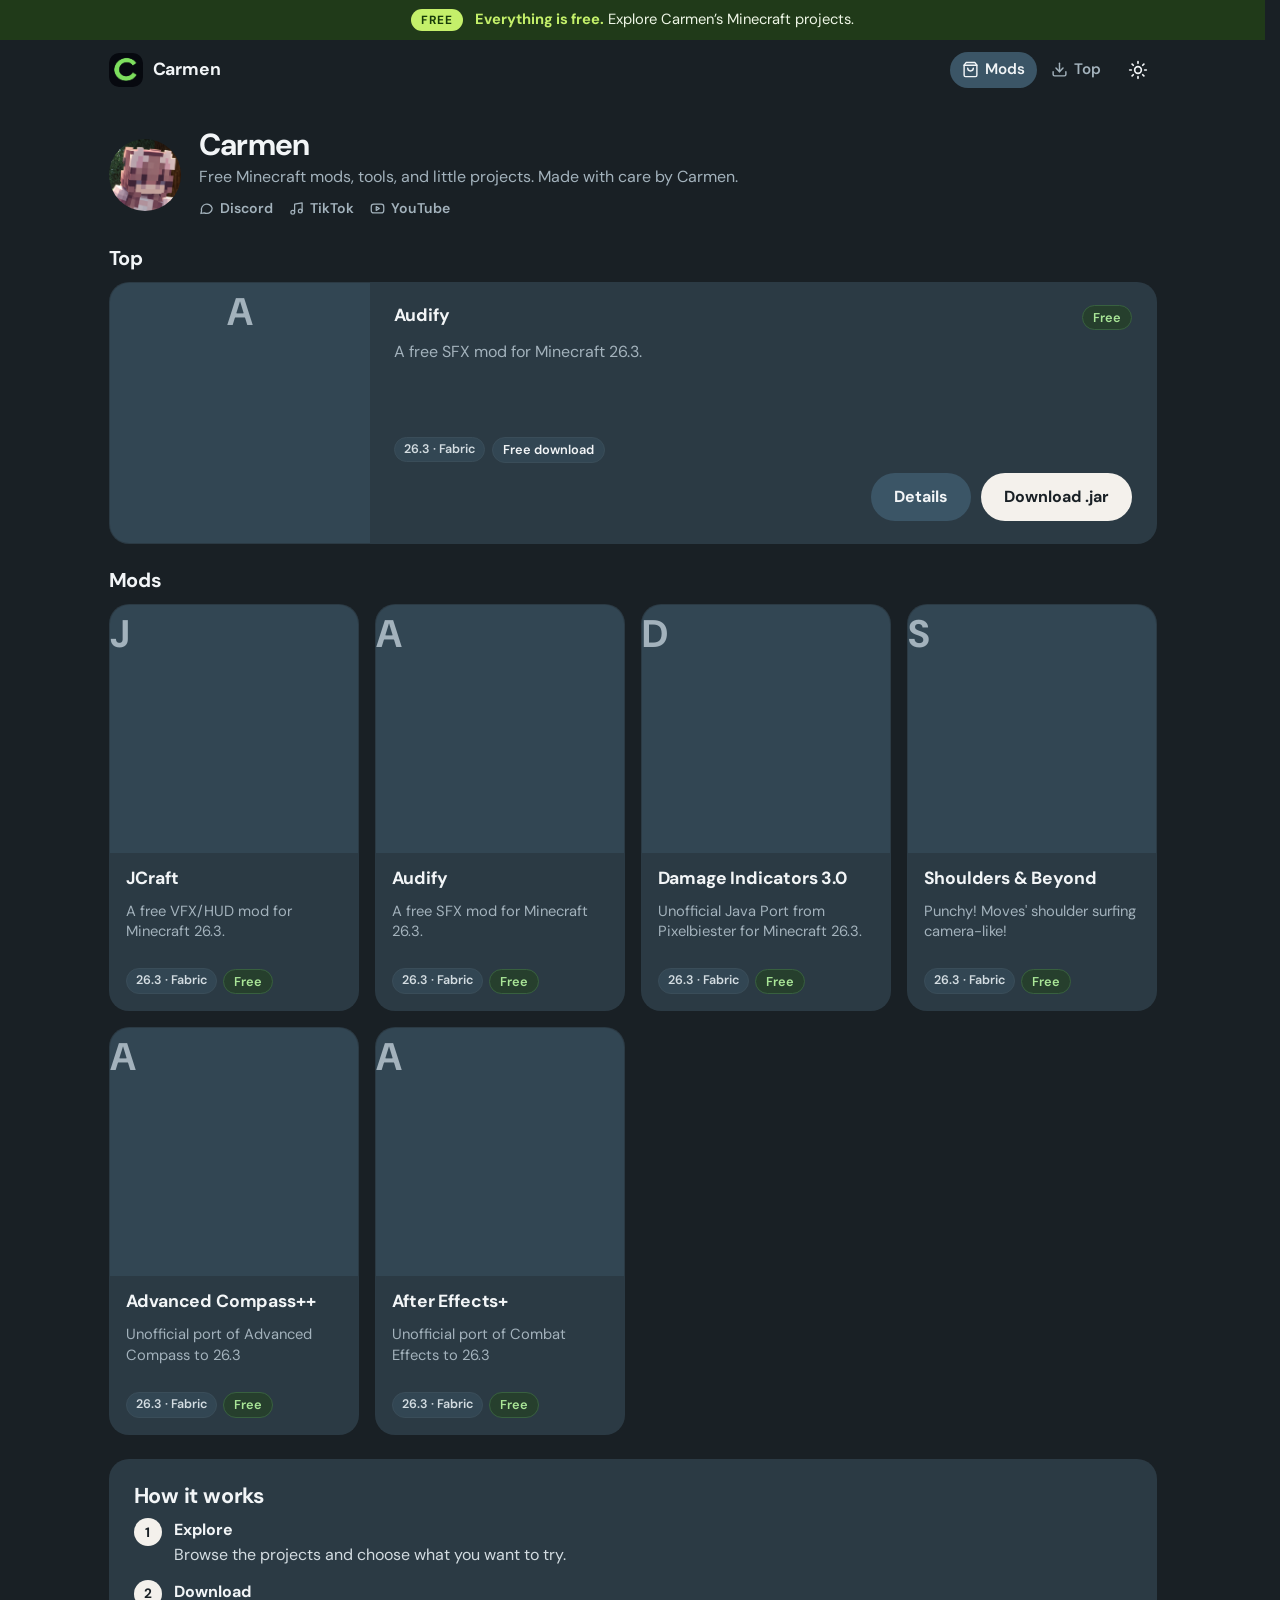
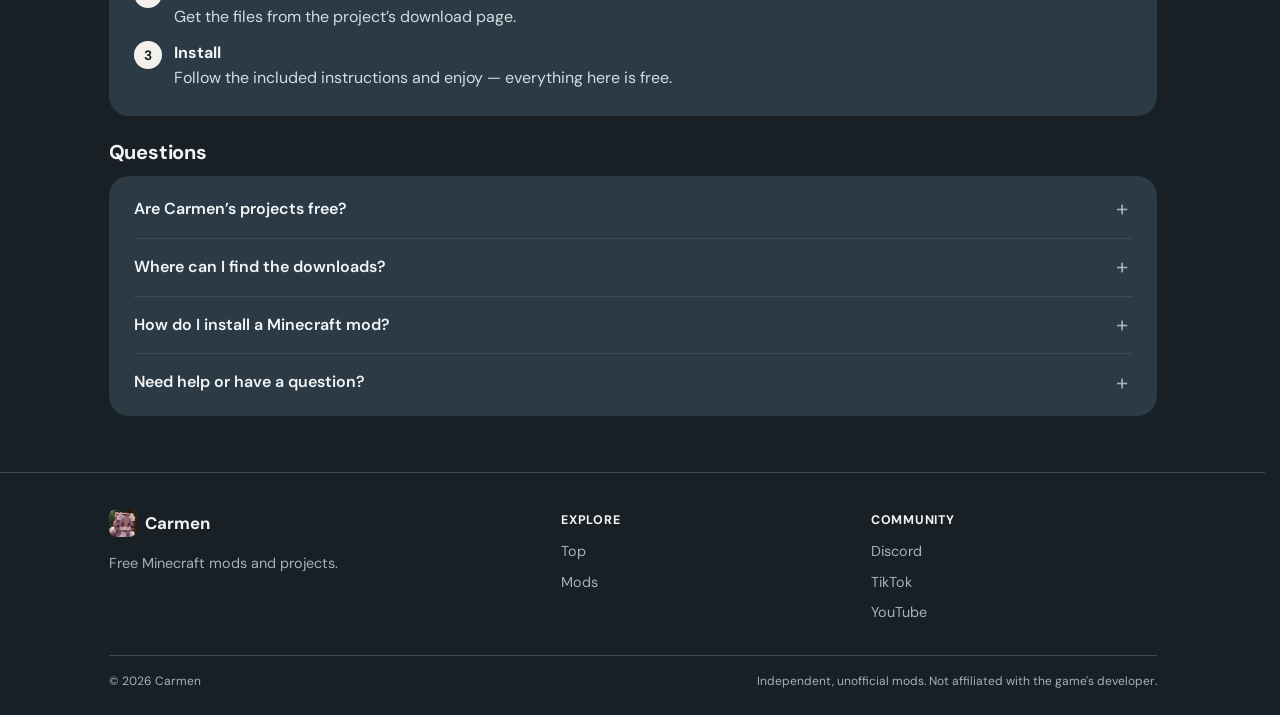
<file: index.html>
<!DOCTYPE html>
<html lang="en" data-theme="dark"><head>
<meta charset="utf-8">
<meta name="viewport" content="width=device-width, initial-scale=1, viewport-fit=cover">
<title>Carmen · Minecraft Mods</title>
<meta name="description" content="A collection of free Minecraft mods and projects by Carmen.">
<meta name="theme-color" content="#192025">
<meta name="color-scheme" content="light dark">


<meta property="og:type" content="website">
<meta property="og:site_name" content="Carmen">
<meta property="og:url" content="https://gduck.site/">
<meta property="og:title" content="Carmen · Minecraft Mods">
<meta property="og:description" content="A collection of free Minecraft mods and projects by Carmen.">
<meta property="og:image" content="carmenicon.png">
<meta property="og:image:width" content="1200">
<meta property="og:image:height" content="630">
<meta name="twitter:card" content="summary_large_image">
<link rel="icon" type="image/png" href="carmenicon.png">

<link rel="apple-touch-icon" href="carmenicon.png">


<link rel="stylesheet" href="styles.css"></head>
<body class="has-tabbar" cz-shortcut-listen="true"><div class="sale-bar" role="note"><div class="sale-bar-inner"><span class="sale-pill">Free</span><span class="sale-bar-msg"><b>Everything is free.</b> Explore Carmen’s Minecraft projects.</span></div></div>
<!-- chrome: written by scripts/site-chrome.mjs -->
<header class="topbar">
  <div class="container topbar-inner">
    <a class="brand" href="/studiohearts"><img src="nav-icon.png" alt="" width="34" height="34">Carmen</a>
    <nav class="nav" aria-label="Main">
      <a href="#mods" aria-current="page"><svg xmlns="http://www.w3.org/2000/svg" width="17" height="17" viewBox="0 0 24 24" fill="none" stroke="currentColor" stroke-width="2" stroke-linecap="round" stroke-linejoin="round" aria-hidden="true"><path d="M6 2 3 6v14a2 2 0 0 0 2 2h14a2 2 0 0 0 2-2V6l-3-4Z"></path><path d="M3 6h18"></path><path d="M16 10a4 4 0 0 1-8 0"></path></svg>Mods</a>
      <a href="#top"><svg xmlns="http://www.w3.org/2000/svg" width="17" height="17" viewBox="0 0 24 24" fill="none" stroke="currentColor" stroke-width="2" stroke-linecap="round" stroke-linejoin="round" aria-hidden="true"><path d="M21 15v4a2 2 0 0 1-2 2H5a2 2 0 0 1-2-2v-4"></path><path d="m7 10 5 5 5-5"></path><path d="M12 15V3"></path></svg>Top</a>
    </nav>
    <button class="icon-btn theme-toggle" type="button" aria-label="Switch to light theme"><span class="icon-moon"><svg xmlns="http://www.w3.org/2000/svg" width="20" height="20" viewBox="0 0 24 24" fill="none" stroke="currentColor" stroke-width="2" stroke-linecap="round" stroke-linejoin="round" aria-hidden="true"><path d="M12 3a6 6 0 0 0 9 9 9 9 0 1 1-9-9Z"></path></svg></span><span class="icon-sun"><svg xmlns="http://www.w3.org/2000/svg" width="20" height="20" viewBox="0 0 24 24" fill="none" stroke="currentColor" stroke-width="2" stroke-linecap="round" stroke-linejoin="round" aria-hidden="true"><circle cx="12" cy="12" r="4"></circle><path d="M12 2v2M12 20v2M4.93 4.93l1.41 1.41M17.66 17.66l1.41 1.41M2 12h2M20 12h2M6.34 17.66l-1.41 1.41M19.07 4.93l-1.41 1.41"></path></svg></span></button>
    
  </div>
</header>
<nav class="tabbar" aria-label="Main">
  <a href="#mods" aria-current="page"><svg xmlns="http://www.w3.org/2000/svg" width="22" height="22" viewBox="0 0 24 24" fill="none" stroke="currentColor" stroke-width="2" stroke-linecap="round" stroke-linejoin="round" aria-hidden="true"><path d="M6 2 3 6v14a2 2 0 0 0 2 2h14a2 2 0 0 0 2-2V6l-3-4Z"></path><path d="M3 6h18"></path><path d="M16 10a4 4 0 0 1-8 0"></path></svg><span>Mods</span></a>
  <a href="#top"><svg xmlns="http://www.w3.org/2000/svg" width="22" height="22" viewBox="0 0 24 24" fill="none" stroke="currentColor" stroke-width="2" stroke-linecap="round" stroke-linejoin="round" aria-hidden="true"><path d="M21 15v4a2 2 0 0 1-2 2H5a2 2 0 0 1-2-2v-4"></path><path d="m7 10 5 5 5-5"></path><path d="M12 15V3"></path></svg><span>Top</span></a>
</nav>

<!-- /chrome -->
<main class="page">
  <div class="container stack-lg">
    <section class="intro" aria-labelledby="intro-title">
      <img class="intro-avatar" src="carmenicon.png" alt="" width="72" height="72">
      <div class="intro-text">
        <h1 id="intro-title">Carmen</h1>
        <p>Free Minecraft mods, tools, and little projects. Made with care by Carmen.</p>
        <nav class="intro-links" aria-label="Carmen elsewhere">
          <a href="https://discord.gg/f4UkRFBQJy" target="_blank" rel="noopener"><svg viewBox="0 0 24 24" fill="none" stroke="currentColor" stroke-width="2" stroke-linecap="round" stroke-linejoin="round" aria-hidden="true"><path d="M21 11.5a8.4 8.4 0 0 1-9 8.4 8.6 8.6 0 0 1-3.8-.9L3 20l1.1-4.2A8.4 8.4 0 1 1 21 11.5Z"></path></svg>Discord</a>
          <a href="https://www.tiktok.com/@gduckmc" target="_blank" rel="noopener"><svg viewBox="0 0 24 24" fill="none" stroke="currentColor" stroke-width="2" stroke-linecap="round" stroke-linejoin="round" aria-hidden="true"><path d="M9 18V5l12-2v13"></path><circle cx="6" cy="18" r="3"></circle><circle cx="18" cy="16" r="3"></circle></svg>TikTok</a>
          <a href="https://www.youtube.com/@GDuck" target="_blank" rel="noopener"><svg viewBox="0 0 24 24" fill="none" stroke="currentColor" stroke-width="2" stroke-linecap="round" stroke-linejoin="round" aria-hidden="true"><rect x="2" y="5" width="20" height="14" rx="4"></rect><path d="m10 9 5 3-5 3Z"></path></svg>YouTube</a>
        </nav>
      </div>
    </section>

    <section id="top" class="shop-section" aria-labelledby="top-title">
      <h2 id="top-title" class="section-title">Top</h2>
      <div id="top-mod-card" aria-live="polite"></div>
    </section>

    <section id="mods" class="shop-section" aria-labelledby="mods-title">
      <h2 id="mods-title" class="section-title">Mods</h2>
      <div id="mod-release-grid" class="shop-grid" aria-live="polite"></div>
    </section>

    <section class="card" aria-labelledby="how-title">
      <h2 id="how-title">How it works</h2>
      <ol class="steps how-steps">
        <li><strong>Explore</strong> Browse the projects and choose what you want to try.</li>
        <li><strong>Download</strong> Get the files from the project’s download page.</li>
        <li><strong>Install</strong> Follow the included instructions and enjoy — everything here is free.</li>
      </ol>
    </section>

    <section aria-labelledby="faq-title">
      <h2 id="faq-title" class="section-title">Questions</h2>
      <div class="card faq-card">
        <details class="faq"><summary>Are Carmen’s projects free?</summary><div class="answer">Yes. Everything featured here is free to access. There are no paid tiers, bundles, or checkout steps.</div></details>
        <details class="faq"><summary>Where can I find the downloads?</summary><div class="answer">Open the project’s official download page or community post. Download links and installation notes will be provided with each project.</div></details>
        <details class="faq"><summary>How do I install a Minecraft mod?</summary><div class="answer">Make sure you have the correct Minecraft version and mod loader, then place the downloaded mod file in your Minecraft mods folder. Check the project instructions for any extra requirements.</div></details>
        <details class="faq"><summary>Need help or have a question?</summary><div class="answer">Join the Discord community and ask there. You can also follow Carmen on YouTube and TikTok for updates.</div></details>
      </div>
    </section>
  </div>
</main>
<!-- footer: written by scripts/site-chrome.mjs -->
<footer class="footer">
  <div class="container">
    <div class="footer-grid">
      <div class="footer-about">
        <a class="footer-brand" href="/studiohearts"><img src="carmenicon.png" alt="" width="28" height="28" loading="lazy">Carmen</a>
        <p>Free Minecraft mods and projects.</p>
      </div>
      <nav class="footer-col" aria-label="Explore">
        <h2>Explore</h2>
        <a href="#top">Top</a>
        <a href="#mods">Mods</a>
      </nav>
      <nav class="footer-col" aria-label="Community">
        <h2>Community</h2>
        <a href="https://discord.gg/f4UkRFBQJy" target="_blank" rel="noopener">Discord</a>
        <a href="https://www.tiktok.com/@gduckmc" target="_blank" rel="noopener">TikTok</a>
        <a href="https://www.youtube.com/@GDuck" target="_blank" rel="noopener">YouTube</a>
      </nav>
    </div>
    <div class="footer-bottom">
      <span>© <span data-year="">2026</span> Carmen</span>
      <span>Independent, unofficial mods. Not affiliated with the game's developer.</span>
    </div>
  </div>
</footer>
<!-- /footer -->
<script src="scripts.js"></script></body></html>
</file>
<file: styles.css>
@import url("https://fonts.googleapis.com/css2?family=DM+Sans:wght@400;500;600;700&display=swap");

:root { color-scheme: light; --bg: #f4efe7; --surface: #ffffff; --surface-2: #f7f3ee; --field: #ffffff; --btn-2: #e6e0da; --btn-2-hover: #dad2cd; --line: #e6dfd7; --line-strong: #d3cbc1; --text: #1f1f1f; --text-2: #3a3632; --muted: #6b655f; --ink: #202020; --ink-hover: #000000; --on-ink: #ffffff; --accent: #3f8f2a; --accent-soft: #e9f4e2; --accent-line: #cfe6c3; --accent-text: #2c6a1c; --danger: #b3261e; --danger-soft: #fcebea; --danger-line: #efc4c1; --danger-text: #7a1c16; --warn: #8a5a00; --warn-soft: #fff4dc; --warn-line: #f1dfb1; --warn-text: #5c3d00; --info-soft: #eaf1fb; --shimmer: #ede7e0; --focus: #86d562; --sale: #22900f; --sale-bar-bg: linear-gradient(90deg, #1e730f 0%, #2a8616 55%, #2c8a17 100%); --sale-bar-text: #ffffff; --sale-bar-muted: rgba(255, 255, 255, 0.86); --sale-bar-chip: rgba(255, 255, 255, 0.2); --sale-bar-pill-bg: #ffffff; --sale-bar-pill-text: #1e730f; --sale-bar-em: #eaffa6; --sale-flash-em: #fff0a0; --sale-pill-bg: #c4f06a; --sale-pill-text: #173c09; --sale-flash-bg: #ffcb45; --sale-flash-text: #3a2600; --select-arrow: url("data:image/svg+xml,%3Csvg xmlns='http://www.w3.org/2000/svg' width='20' height='20' viewBox='0 0 24 24' fill='none' stroke='%236b655f' stroke-width='2' stroke-linecap='round' stroke-linejoin='round'%3E%3Cpath d='m6 9 6 6 6-6'/%3E%3C/svg%3E"); --radius: 20px; --radius-sm: 12px; --radius-pill: 999px; --shadow: none; --shadow-lg: 0 12px 40px rgba(31, 31, 31, 0.16); --font: "DM Sans", system-ui, -apple-system, "Segoe UI", Roboto, "Helvetica Neue", Arial, sans-serif; --mono: ui-monospace, SFMono-Regular, Menlo, Consolas, monospace; --container: 1080px; --gutter: 16px; --header-h: 60px; --topbar-h: var(--header-h); }

:root[data-theme="dark"] { color-scheme: dark; --bg: #192025; --surface: #2b3a44; --surface-2: #324653; --field: #22303a; --btn-2: #3b5566; --btn-2-hover: #466479; --line: #3a4d59; --line-strong: #4c6d80; --text: #f2f5f7; --text-2: #d3dce1; --muted: #a3b2bc; --ink: #f4f1ec; --ink-hover: #ffffff; --on-ink: #192025; --accent: #79cf5e; --accent-soft: #263f2d; --accent-line: #38603f; --accent-text: #a9e597; --danger: #ff8f86; --danger-soft: #4a2b2e; --danger-line: #6e3c40; --danger-text: #ffc9c4; --warn: #f2c35b; --warn-soft: #43391f; --warn-line: #6b5730; --warn-text: #f6d891; --info-soft: #2a4153; --sale: #a8ec80; --sale-bar-bg: #203a19; --sale-bar-text: #eef6e6; --sale-bar-muted: #b9c9ad; --sale-bar-chip: rgba(255, 255, 255, 0.14); --sale-bar-pill-bg: #c4f06a; --sale-bar-pill-text: #173c09; --sale-bar-em: #c4f06a; --sale-flash-em: #ffcb45; --shimmer: #3e5563; --select-arrow: url("data:image/svg+xml,%3Csvg xmlns='http://www.w3.org/2000/svg' width='20' height='20' viewBox='0 0 24 24' fill='none' stroke='%23a3b2bc' stroke-width='2' stroke-linecap='round' stroke-linejoin='round'%3E%3Cpath d='m6 9 6 6 6-6'/%3E%3C/svg%3E"); --shadow-lg: 0 12px 40px rgba(0, 0, 0, 0.45); }

*, ::before, ::after { box-sizing: border-box; }

html { text-size-adjust: 100%; scrollbar-gutter: stable; }

@media (prefers-reduced-motion: no-preference) {
  @view-transition { navigation: auto; }
}

::view-transition-old(root), ::view-transition-new(root) { animation-duration: 0.14s; }

body { margin: 0px; min-height: 100vh; display: flex; flex-direction: column; background: var(--bg); color: var(--text); font-family: var(--font); font-size: 16px; line-height: 1.55; -webkit-font-smoothing: antialiased; }

main { flex: 1 0 auto; }

main:has([aria-busy="true"]) { min-height: 100svh; }

img, svg, video { display: block; max-width: 100%; }

img { height: auto; }

h1, h2, h3, h4 { margin: 0px 0px 0.5em; line-height: 1.2; font-weight: 700; letter-spacing: -0.01em; }

h1 { font-size: clamp(1.6rem, 1.2rem + 1.6vw, 2.2rem); }

h2 { font-size: 1.35rem; }

h3 { font-size: 1.1rem; }

p { margin: 0px 0px 1em; }

p:last-child { margin-bottom: 0px; }

a { color: inherit; text-decoration: underline 1px; text-underline-offset: 2px; }

a:hover { text-decoration-thickness: 2px; }

button, input, select, textarea { font: inherit; font-family: var(--font); color: inherit; }

:focus-visible { outline: 3px solid var(--focus); outline-offset: 2px; border-radius: 6px; }

hr { border-right: 0px; border-bottom: 0px; border-left: 0px; border-image: none; border-top: 1px solid var(--line); margin: 24px 0px; }

code, kbd { font-family: var(--mono); font-size: 0.9em; background: var(--surface-2); border: 1px solid var(--line); border-radius: 6px; padding: 0.05em 0.35em; }

.sr-only { position: absolute; width: 1px; height: 1px; padding: 0px; margin: -1px; overflow: hidden; clip: rect(0px, 0px, 0px, 0px); white-space: nowrap; border: 0px; }

[hidden] { display: none !important; }

.container { width: 100%; max-width: var(--container); margin: 0px auto; padding: 0 var(--gutter); }

.container-narrow { max-width: 560px; }

.container-mid { max-width: 760px; }

.page { padding: 28px 0px 56px; }

.page-head { margin-bottom: 20px; }

.page-head p { color: var(--muted); }

.stack { display: flex; flex-direction: column; gap: 16px; }

.stack-sm { display: flex; flex-direction: column; gap: 8px; }

.stack-lg { display: flex; flex-direction: column; gap: 24px; }

.row { display: flex; align-items: center; gap: 12px; flex-wrap: wrap; }

.row-between { display: flex; align-items: center; justify-content: space-between; gap: 12px; flex-wrap: wrap; }

.grid { display: grid; gap: 16px; }

.grid-2 { display: grid; gap: 16px; grid-template-columns: repeat(auto-fit, minmax(min(100%, 300px), 1fr)); }

.muted { color: var(--muted); }

.small { font-size: 0.875rem; }

.center { text-align: center; }

.nowrap { white-space: nowrap; }

.sale-bar { background: var(--sale-bar-bg); color: var(--sale-bar-text); font-size: 0.92rem; line-height: 1.35; }

.sale-bar-inner { max-width: var(--container); margin: 0px auto; padding: 9px var(--gutter); display: flex; flex-wrap: wrap; justify-content: center; align-items: center; gap: 6px 12px; text-align: center; }

.sale-pill { display: inline-flex; align-items: center; padding: 3px 10px; border-radius: var(--radius-pill); background: var(--sale-bar-pill-bg); color: var(--sale-bar-pill-text); font-size: 0.74rem; font-weight: 700; letter-spacing: 0.05em; text-transform: uppercase; white-space: nowrap; }

.sale-bar-msg b { color: var(--sale-bar-em); font-weight: 700; }

.sale-bar-msg a { color: inherit; text-decoration: underline; text-underline-offset: 2px; }

.sale-bar-msg .nowrap { white-space: nowrap; }

.sale-bar-time { display: inline-flex; align-items: center; gap: 6px; white-space: nowrap; font-size: 0.85rem; }

.sale-bar-ends { color: var(--sale-bar-muted); }

.sale-time { display: inline-flex; gap: 3px; }

.sale-time-chip { min-width: 2.5em; padding: 2px 5px; border-radius: 6px; background: var(--sale-bar-chip); font-weight: 700; font-variant-numeric: tabular-nums; text-align: center; }

.sale-bar.is-flash .sale-pill { background: var(--sale-flash-bg); color: var(--sale-flash-text); }

.sale-bar.is-flash .sale-bar-msg b { color: var(--sale-flash-em); }

.price-tag { white-space: nowrap; }

.price-now { color: var(--sale); font-weight: 700; }

.price-was { color: var(--muted); font-weight: 500; font-size: 0.86em; text-decoration-thickness: 1.5px; }

.sale-off { display: inline-flex; align-items: center; padding: 1px 7px; border-radius: var(--radius-pill); background: var(--sale-pill-bg); color: var(--sale-pill-text); font-size: 0.72rem; font-weight: 700; line-height: 1.45; vertical-align: 0.12em; }

.price-tag.is-stacked { display: inline-flex; flex-direction: column; align-items: flex-end; gap: 1px; line-height: 1.15; }

.price-tag.is-stacked .price-now { font-size: 1.15em; }

.price-tag.is-stacked .price-was { font-size: 0.8em; }

.price-tag-was { display: inline-flex; align-items: center; gap: 5px; }

.choice-body .title .sale-chip { margin-left: 6px; padding: 1px 7px; font-size: 0.72rem; vertical-align: 0.1em; }

.sale-chip { display: inline-flex; align-items: center; padding: 2px 9px; border-radius: var(--radius-pill); background: var(--sale-pill-bg); color: var(--sale-pill-text); font-size: 0.78rem; font-weight: 700; white-space: nowrap; }

.topbar { position: sticky; top: 0px; z-index: 50; background: var(--bg); }

.topbar-inner { display: flex; align-items: center; gap: 6px; height: var(--header-h); }

.brand { display: inline-flex; align-items: center; gap: 10px; margin-right: auto; font-weight: 700; font-size: 1.1rem; letter-spacing: -0.01em; text-decoration: none; }

.brand img { width: 34px; height: 34px; aspect-ratio: 1 / 1; object-fit: cover; border-radius: 10px; }

.nav { display: flex; align-items: center; gap: 2px; }

.nav a { display: inline-flex; align-items: center; gap: 6px; height: 36px; padding: 0px 12px; border-radius: var(--radius-pill); font-size: 0.95rem; font-weight: 600; text-decoration: none; color: var(--muted); }

.nav a svg { width: 17px; height: 17px; }

.nav a:hover { color: var(--text); }

.nav a[aria-current="page"] { color: var(--text); background: var(--btn-2); }

.icon-btn { display: grid; place-items: center; flex: 0 0 auto; width: 38px; height: 38px; padding: 0px; border: 0px; border-radius: 50%; background: none; color: var(--text); cursor: pointer; }

.icon-btn:hover { background: var(--btn-2); }

.icon-btn svg { width: 20px; height: 20px; }

.theme-toggle .icon-sun, :root[data-theme="dark"] .theme-toggle .icon-moon { display: none; }

:root[data-theme="dark"] .theme-toggle .icon-sun { display: block; }

.account-slot { display: flex; align-items: center; gap: 8px; min-width: 40px; justify-content: flex-end; }

.account-slot .btn-sm { min-height: 36px; padding: 0px 16px; }

.account-menu { position: relative; }

.account-button { display: inline-flex; align-items: center; gap: 8px; height: 38px; padding: 0px 14px 0px 5px; border: 0px; border-radius: var(--radius-pill); background: var(--btn-2); cursor: pointer; font-size: 0.95rem; font-weight: 700; max-width: 220px; }

.account-button:hover { background: var(--btn-2-hover); }

.account-button .avatar { width: 28px; height: 28px; border-radius: 50%; display: grid; place-items: center; background: var(--accent-soft); color: var(--accent-text); font-size: 0.9rem; font-weight: 700; flex: 0 0 auto; }

.account-button .name { overflow: hidden; text-overflow: ellipsis; white-space: nowrap; }

.account-dropdown { position: absolute; right: 0px; top: calc(100% + 8px); min-width: 200px; padding: 6px; background: var(--surface); border: 1px solid var(--line); border-radius: var(--radius-sm); box-shadow: var(--shadow-lg); }

.account-dropdown a, .account-dropdown button { display: block; width: 100%; text-align: left; padding: 10px 12px; border: 0px; border-radius: 8px; background: none; text-decoration: none; font-weight: 500; cursor: pointer; }

.account-dropdown a:hover, .account-dropdown button:hover { background: var(--surface-2); }

.account-dropdown hr { margin: 6px 0px; }

.tabbar { display: none; }

@media (max-width: 720px) {
  :root { --header-h: 56px; }
  .nav { display: none; }
  .tabbar { display: grid; grid-template-columns: repeat(4, 1fr); position: fixed; left: 0px; right: 0px; bottom: 0px; z-index: 50; background: var(--surface); border-top: 1px solid var(--line); padding-bottom: env(safe-area-inset-bottom); }
  .tabbar a { display: flex; flex-direction: column; align-items: center; gap: 2px; padding: 8px 4px 9px; font-size: 0.75rem; font-weight: 600; color: var(--muted); text-decoration: none; }
  .tabbar a svg { width: 22px; height: 22px; }
  .tabbar a[aria-current="page"] { color: var(--text); }
  body.has-tabbar { padding-bottom: calc(60px + env(safe-area-inset-bottom)); }
  .account-button .name { display: none; }
  .account-button { padding: 0px 5px; }
  .brand img { width: 32px; height: 32px; aspect-ratio: 1 / 1; object-fit: cover; }
}

.footer { margin-top: auto; padding: 36px 0px 24px; border-top: 1px solid var(--line); color: var(--muted); font-size: 0.9rem; }

.footer-grid { display: grid; grid-template-columns: 1.5fr repeat(4, 1fr); gap: 24px; }

.footer-brand { display: inline-flex; align-items: center; gap: 8px; color: var(--text); font-weight: 700; font-size: 1.05rem; text-decoration: none; }

.footer-brand img { width: 28px; height: 28px; border-radius: 8px; }

.footer-about p { margin: 8px 0px 0px; max-width: 240px; }

.footer-col { display: flex; flex-direction: column; align-items: flex-start; }

.footer-col h2 { margin: 4px 0px 8px; color: var(--text); font-size: 0.78rem; font-weight: 700; letter-spacing: 0.06em; text-transform: uppercase; }

.footer-col a { padding: 4px 0px; text-decoration: none; overflow-wrap: anywhere; }

.footer-col a:hover { color: var(--text); text-decoration: underline; }

.footer-bottom { display: flex; flex-wrap: wrap; justify-content: space-between; gap: 6px 24px; margin-top: 28px; padding-top: 16px; border-top: 1px solid var(--line); font-size: 0.75rem; }

@media (max-width: 860px) {
  .footer-grid { grid-template-columns: repeat(2, minmax(0px, 1fr)); gap: 20px 16px; }
  .footer-about { grid-column: 1 / -1; }
}

.card { background: var(--surface); border: 1px solid transparent; border-radius: var(--radius); padding: 20px; box-shadow: var(--shadow); }

.card-tight { padding: 14px 16px; }

.card h2, .card h3 { margin-bottom: 8px; }

.card-head { display: flex; align-items: center; justify-content: space-between; gap: 12px; margin-bottom: 12px; }

.card-head h2, .card-head h3 { margin: 0px; }

@media (min-width: 721px) {
  .card { padding: 24px; }
}

.list { list-style: none; margin: 0px; padding: 0px; }

.list > li + li { border-top: 1px solid var(--line); }

.list > li { padding: 12px 0px; }

.btn { display: inline-flex; align-items: center; justify-content: center; gap: 8px; min-height: 48px; padding: 0px 22px; border: 1px solid transparent; border-radius: var(--radius-pill); font-weight: 700; font-size: 1rem; line-height: 1.2; text-decoration: none; text-align: center; cursor: pointer; user-select: none; transition: background-color 0.15s, border-color 0.15s, color 0.15s; }

.btn:hover { text-decoration: none; }

.btn svg { width: 20px; height: 20px; flex: 0 0 auto; }

.btn-primary { background: var(--ink); color: var(--on-ink); }

.btn-primary:hover { background: var(--ink-hover); }

.btn-secondary { background: var(--btn-2); color: var(--text); }

.btn-secondary:hover { background: var(--btn-2-hover); }

.btn-ghost { background: transparent; color: var(--text); }

.btn-ghost:hover { background: var(--btn-2); }

.btn-danger { background: var(--surface); color: var(--danger); border-color: var(--danger-line); }

.btn-danger:hover { background: var(--danger-soft); }

.btn-block { display: flex; width: 100%; }

.btn-sm { min-height: 38px; padding: 0px 16px; font-size: 0.9rem; }

.btn[disabled], .btn[aria-disabled="true"] { opacity: 0.5; cursor: not-allowed; pointer-events: none; }

.btn.is-loading, .btn.is-loading:disabled { opacity: 0.72; cursor: progress; pointer-events: none; }

.link-button { padding: 0px; border: 0px; background: none; color: inherit; text-decoration: underline; text-underline-offset: 2px; cursor: pointer; }

.field { display: flex; flex-direction: column; gap: 6px; }

.field > label, .field-label { font-weight: 600; font-size: 0.95rem; }

.field .hint { color: var(--muted); font-size: 0.85rem; }

.field .error-text { color: var(--danger); font-size: 0.85rem; }

.input, .select, .textarea { width: 100%; min-height: 48px; padding: 12px 14px; background: var(--field); border: 1px solid var(--line-strong); border-radius: var(--radius-sm); font-size: 1rem; }

.textarea { min-height: 110px; resize: vertical; }

.select { appearance: none; padding-right: 40px; background-image: var(--select-arrow); background-repeat: no-repeat; background-position: right 12px center; }

.input:focus, .select:focus, .textarea:focus { outline: none; border-color: var(--ink); box-shadow: rgba(134, 213, 98, 0.45) 0px 0px 0px 3px; }

.input[aria-invalid="true"] { border-color: var(--danger); }

.password-field { position: relative; }

.password-field .input { padding-right: 64px; }

.password-field .toggle { position: absolute; right: 6px; top: 50%; transform: translateY(-50%); height: 36px; padding: 0px 10px; border: 0px; border-radius: 8px; background: none; color: var(--muted); font-weight: 600; font-size: 0.85rem; cursor: pointer; }

.check { display: flex; align-items: flex-start; gap: 10px; font-size: 0.95rem; cursor: pointer; }

.check input { width: 20px; height: 20px; margin: 2px 0px 0px; accent-color: var(--ink); flex: 0 0 auto; }

.choices { display: grid; gap: 10px; }

.choice { position: relative; display: block; cursor: pointer; }

.choice input { position: absolute; opacity: 0; pointer-events: none; }

.choice-body { display: flex; align-items: center; gap: 12px; padding: 14px 16px; border: 1px solid var(--line-strong); border-radius: var(--radius-sm); background: var(--surface); }

.choice-body .title { font-weight: 700; }

.choice-body .desc { color: var(--muted); font-size: 0.875rem; }

.choice-body .end { margin-left: auto; font-weight: 700; white-space: nowrap; }

.choice input:checked + .choice-body { border-color: var(--ink); box-shadow: inset 0 0 0 1px var(--ink); background: var(--surface-2); }

.choice input:focus-visible + .choice-body { outline: 3px solid var(--focus); outline-offset: 2px; }

.choice input:disabled + .choice-body { opacity: 0.5; cursor: not-allowed; }

.notice { padding: 12px 14px; border-radius: var(--radius-sm); background: var(--info-soft); font-size: 0.95rem; }

.notice strong { font-weight: 700; }

.notice-success { background: var(--accent-soft); }

.notice-error { background: var(--danger-soft); color: var(--danger-text); }

.notice-warn { background: var(--warn-soft); color: var(--warn-text); }

.badge { display: inline-flex; align-items: center; gap: 4px; padding: 2px 10px; border-radius: var(--radius-pill); background: var(--surface-2); border: 1px solid var(--line); font-size: 0.8rem; font-weight: 600; white-space: nowrap; }

.badge-green { background: var(--accent-soft); border-color: var(--accent-line); color: var(--accent-text); }

.badge-dark { background: var(--ink); border-color: var(--ink); color: var(--on-ink); }

.badge-warn { background: var(--warn-soft); border-color: var(--warn-line); color: var(--warn-text); }

.spinner { position: relative; display: inline-block; width: 12px; height: 12px; border-radius: 50%; background: var(--accent); }

.spinner::after { content: ""; position: absolute; inset: 0px; border-radius: 50%; background: var(--accent); animation: 1.8s ease-out 0s infinite normal none running calm-ring; }

@keyframes calm-ring { 
  0% { transform: scale(1); opacity: 0.55; }
  100% { transform: scale(2.8); opacity: 0; }
}

.skeleton { border-radius: 8px; min-height: 1em; background-image: ; background-position-x: ; background-position-y: ; background-repeat: ; background-attachment: ; background-origin: ; background-clip: ; background-color: ; background-size: 200% 100%; animation: 1.2s ease-in-out 0s infinite normal none running shimmer; }

@keyframes shimmer { 
  0% { background-position: 200% 0px; }
  100% { background-position: -200% 0px; }
}

.empty { padding: 36px 16px; text-align: center; color: var(--muted); }

.empty h3 { color: var(--text); }

.toast-region { position: fixed; left: 50%; bottom: 24px; transform: translateX(-50%); z-index: 100; display: flex; flex-direction: column; align-items: center; gap: 8px; width: max-content; max-width: min(92vw, 420px); pointer-events: none; }

.toast { display: inline-flex; align-items: center; gap: 8px; padding: 9px 16px 9px 14px; border-radius: 20px; background: var(--ink); color: var(--on-ink); box-shadow: var(--shadow-lg); font-size: 0.92rem; font-weight: 600; line-height: 1.35; pointer-events: auto; animation: 0.18s ease-out 0s 1 normal none running toast-in; }

.toast svg { width: 18px; height: 18px; flex: 0 0 auto; }

.toast-success svg { color: var(--focus); }

.toast-error { background: var(--danger); color: rgb(255, 255, 255); }

@keyframes toast-in { 
  0% { opacity: 0; transform: translateY(6px); }
  100% { opacity: 1; transform: none; }
}

@media (max-width: 720px) {
  .toast-region { bottom: calc(136px + env(safe-area-inset-bottom)); }
}

.dialog { width: min(100% - 32px, 480px); max-height: min(90vh, 760px); padding: 0px; border: 0px; border-radius: var(--radius); background: var(--surface); color: var(--text); box-shadow: var(--shadow-lg); }

.dialog::backdrop { background: rgba(20, 18, 16, 0.45); }

.dialog-head { display: flex; align-items: center; justify-content: space-between; gap: 12px; padding: 18px 20px 0px; }

.dialog-head h2 { margin: 0px; font-size: 1.2rem; }

.dialog-body { padding: 16px 20px 20px; overflow: auto; }

.dialog-close { width: 36px; height: 36px; border: 0px; border-radius: 50%; background: var(--surface-2); display: grid; place-items: center; cursor: pointer; flex: 0 0 auto; }

@media (max-width: 720px) {
  .dialog { width: 100%; max-width: 100%; max-height: 92vh; margin: auto 0px 0px; border-radius: var(--radius) var(--radius) 0 0; padding-bottom: env(safe-area-inset-bottom); }
}

.price { font-size: 1.6rem; font-weight: 700; letter-spacing: -0.01em; }

.price small { font-size: 0.95rem; font-weight: 500; color: var(--muted); }

.summary { background: var(--surface-2); border-radius: var(--radius-sm); padding: 14px 16px; }

.summary-row { display: flex; justify-content: space-between; gap: 12px; }

.summary-row + .summary-row { margin-top: 6px; }

.summary-total { font-weight: 700; }

.kv { display: grid; grid-template-columns: max-content 1fr; gap: 6px 16px; margin: 0px; }

.kv dt { color: var(--muted); }

.kv dd { margin: 0px; font-weight: 600; overflow-wrap: anywhere; }

.copyable { display: inline-flex; align-items: center; gap: 8px; font-family: var(--mono); font-weight: 600; }

.steps { counter-reset: step 0; list-style: none; margin: 0px; padding: 0px; display: grid; gap: 12px; }

.steps > li { counter-increment: step 1; position: relative; padding-left: 40px; }

.steps > li::before { content: counter(step); position: absolute; left: 0px; top: 0px; width: 28px; height: 28px; border-radius: 50%; display: grid; place-items: center; background: var(--ink); color: var(--on-ink); font-size: 0.85rem; font-weight: 700; }

.prose { max-width: 70ch; }

.prose h2 { margin-top: 1.6em; }

.prose ul, .prose ol { padding-left: 1.3em; margin: 0px 0px 1em; }

.prose li + li { margin-top: 0.35em; }

details.faq { border-bottom: 1px solid var(--line); }

details.faq summary { list-style: none; cursor: pointer; padding: 16px 32px 16px 0px; position: relative; font-weight: 600; }

details.faq summary::-webkit-details-marker { display: none; }

details.faq summary::after { content: "+"; position: absolute; right: 4px; top: 50%; transform: translateY(-50%); font-size: 1.4rem; font-weight: 400; color: var(--muted); }

details.faq[open] summary::after { content: "–"; }

details.faq .answer { padding: 0px 0px 16px; color: var(--text-2); }

@media (prefers-reduced-motion: reduce) {
  *, ::before, ::after { animation-duration: 0.01ms !important; transition-duration: 0.01ms !important; }
  .spinner::after { animation: auto ease 0s 1 normal none running none !important; }
  .live-dot::after { animation: auto ease 0s 1 normal none running none !important; }
}

.product-thumb { display: block; flex: 0 0 auto; width: 56px; height: 56px; border-radius: var(--radius-sm); object-fit: cover; background: var(--surface-2); }

.section-title { font-size: 1.25rem; margin: 0px 0px 12px; }

.lead { font-size: 1.1rem; }

.eyebrow { margin: 0px 0px 4px; color: var(--muted); font-size: 0.8rem; font-weight: 600; letter-spacing: 0.04em; text-transform: uppercase; }

.mono { font-family: var(--mono); }

.back-link { display: inline-flex; align-items: center; gap: 4px; min-height: 44px; margin: -12px 0px 4px -6px; padding: 0px 6px; color: var(--muted); font-weight: 600; text-decoration: none; }

.back-link:hover { color: var(--text); }

.intro { display: flex; align-items: center; gap: 18px; }

.intro-avatar { width: 72px; height: 72px; flex: 0 0 auto; border-radius: 50%; background: var(--surface-2); }

.intro-text { min-width: 0px; }

.intro h1 { margin: 0px; font-size: 1.9rem; line-height: 1.15; letter-spacing: -0.02em; }

.intro p { margin: 2px 0px 0px; color: var(--muted); }

.intro p .nowrap { white-space: nowrap; }

.intro-links { display: flex; flex-wrap: wrap; gap: 2px 16px; margin-top: 6px; }

.intro-links a { display: inline-flex; align-items: center; gap: 6px; padding: 2px 0px; color: var(--muted); font-size: 0.88rem; font-weight: 600; text-decoration: none; }

.intro-links a:hover { color: var(--text); }

.intro-links svg { width: 15px; height: 15px; }

.shop-section { scroll-margin-top: calc(var(--topbar-h) + 16px); }

@media (max-width: 560px) {
  .intro { gap: 14px; align-items: flex-start; }
  .intro-avatar { width: 56px; height: 56px; }
  .intro h1 { font-size: 1.5rem; }
  .intro p { font-size: 0.95rem; line-height: 1.45; }
}

.preorder-grid { display: grid; gap: 16px; }

.preorder-card .product-art-wrap { max-width: 240px; }

.preorder-badge { align-self: flex-start; }

.preorder-name { color: inherit; text-decoration: none; }

.preorder-name:hover { text-decoration: underline; text-underline-offset: 3px; }

.preorder-card .preorder-perks { grid-template-columns: repeat(2, minmax(0px, max-content)); column-gap: 24px; }

.preorder-action { display: inline-flex; flex-wrap: wrap; align-items: center; gap: 8px; }

.preorder-action .badge { min-height: 32px; padding: 0px 12px; }

@media (max-width: 760px) {
  .preorder-card .preorder-perks { grid-template-columns: 1fr; }
}

@media (max-width: 560px) {
  .preorder-card .preorder-perks { display: none; }
  .preorder-action { flex-basis: 100%; }
  .preorder-action .btn { flex: 1 1 0%; min-height: 44px; padding: 0px 14px; white-space: nowrap; }
}

.shop-grid { display: grid; gap: 16px; grid-template-columns: repeat(4, minmax(0px, 1fr)); }

.product-card { position: relative; display: flex; flex-direction: column; padding: 0px; overflow: hidden; text-decoration: none; color: inherit; transition: border-color 0.15s, box-shadow 0.15s; }

.product-card:hover { border-color: var(--line-strong); box-shadow: var(--shadow-lg); }

.product-card .product-art { width: 100%; height: auto; aspect-ratio: 1 / 1; object-fit: cover; background: var(--surface-2); transition: transform 0.25s; }

.product-card:hover .product-art { transform: scale(1.03); }

.product-art-wrap { position: relative; display: block; overflow: hidden; }

.product-art-wrap > .product-art { display: block; }

.product-art-wrap > .sale-chip { position: absolute; top: 10px; left: 10px; z-index: 1; box-shadow: rgba(0, 0, 0, 0.22) 0px 2px 10px; }

.product-card-body { display: flex; flex-direction: column; gap: 4px; padding: 14px 16px 16px; flex: 1 1 0%; }

.product-card-name { font-size: 1.1rem; font-weight: 700; line-height: 1.25; }

.product-card-line { color: var(--muted); font-size: 0.92rem; line-height: 1.4; }

.card-foot { display: flex; align-items: center; justify-content: space-between; gap: 8px; min-height: 34px; margin-top: auto; padding-top: 8px; }

.card-price { display: flex; align-items: center; gap: 0.3em; font-weight: 700; }

.card-price .price-now { font-size: 1.1em; }

.skeleton-card { min-height: 320px; padding: 16px; }

.skeleton-card .skeleton { height: 100%; min-height: 180px; }

.product-compat { align-self: flex-start; display: inline-flex; align-items: center; padding: 2px 9px; border-radius: var(--radius-pill); background: var(--surface-2); border: 1px solid var(--line); font-size: 0.78rem; font-weight: 600; color: var(--text-2); white-space: nowrap; }

@media (max-width: 960px) {
  .shop-grid { grid-template-columns: repeat(2, minmax(0px, 1fr)); }
}

@media (max-width: 560px) {
  .shop-grid { grid-template-columns: 1fr; gap: 12px; }
  .product-card { flex-direction: row; align-items: center; }
  .product-art-wrap { flex: 0 0 auto; margin: 14px 0px 14px 14px; border-radius: 12px; }
  .product-card .product-art { width: 88px; height: 88px; border-radius: 12px; }
  .product-art-wrap > .sale-chip { top: 5px; left: 5px; padding: 1px 6px; font-size: 0.7rem; }
  .product-card-body { padding: 12px 14px; }
  .card-price { padding-top: 6px; min-height: 32px; }
  .skeleton-card { min-height: 112px; }
  .skeleton-card .skeleton { min-height: 80px; }
}

.bundle-grid { display: grid; gap: 16px; grid-template-columns: repeat(2, minmax(0px, 1fr)); }

.bundle-card { display: flex; padding: 0px; overflow: hidden; }

.bundle-card .product-art-wrap { flex: 0 0 auto; width: 44%; max-width: 260px; }

.bundle-card .product-art { display: block; width: 100%; height: 100%; aspect-ratio: 1 / 1; object-fit: cover; background: var(--surface-2); }

.bundle-card-body { display: flex; flex-direction: column; gap: 6px; flex: 1 1 0%; min-width: 0px; padding: 16px; }

.bundle-includes { display: grid; gap: 3px; margin: 2px 0px 0px; padding: 0px; list-style: none; color: var(--text-2); font-size: 0.9rem; }

.bundle-includes li { display: flex; gap: 6px; }

.bundle-includes li::before { content: "✓"; color: var(--accent); font-weight: 700; }

.bundle-foot { display: flex; flex-wrap: wrap; align-items: center; justify-content: space-between; gap: 6px 10px; margin-top: auto; padding-top: 10px; }

.bundle-price { display: flex; flex-direction: column; gap: 2px; }

.bundle-save { color: var(--accent-text); font-size: 0.85rem; font-weight: 600; }

.bundle-note { color: var(--muted); font-size: 0.85rem; }

.bundle-hint { display: block; color: var(--text-2); font-size: 0.9rem; line-height: 1.45; text-decoration: none; }

.bundle-hint:hover { border-color: var(--line-strong); color: var(--text); }

@media (max-width: 960px) {
  .bundle-grid { grid-template-columns: 1fr; }
}

@media (max-width: 560px) {
  .bundle-grid { gap: 12px; }
  .bundle-card { align-items: flex-start; }
  .bundle-card .product-art-wrap { width: 96px; margin: 14px 0px 14px 14px; border-radius: 12px; }
  .bundle-card .product-art { height: 96px; border-radius: 12px; }
  .bundle-card-body { padding: 12px 14px; }
  .bundle-foot .btn { width: 100%; }
}

.how-steps > li strong { display: block; }

.how-steps > li { color: var(--text-2); }

.how-steps > li strong { color: var(--text); }

.faq-card { padding-top: 4px; padding-bottom: 4px; }

.faq-card details.faq:last-child { border-bottom: 0px; }

.faq-more { margin-top: 12px; }

.product-layout { display: grid; gap: 20px; grid-template-columns: minmax(0px, 1fr); grid-template-areas: "media" "buy" "details"; }

.product-media, .pro-head { grid-area: media; }

.buy-card { grid-area: buy; display: flex; flex-direction: column; gap: 16px; }

.product-details { grid-area: details; min-width: 0px; }

@media (min-width: 900px) {
  .product-layout { grid-template: "media buy" "details buy" 1fr / minmax(0px, 1fr) 380px; column-gap: 28px; align-items: start; }
}

@media (max-width: 899px) {
  .product-layout.mod-layout { grid-template-areas: "buy" "media" "details"; }
}

.product-media { display: flex; align-items: center; gap: 28px; }

.product-media .product-hero { width: 140px; height: 140px; flex: 0 0 auto; border-radius: 18px; object-fit: cover; background: var(--surface-2); }

.media-skeleton { width: 100%; height: 120px; }

.product-facts { flex: 1 1 0%; min-width: 0px; margin: 0px; display: grid; gap: 10px; }

.product-facts > div { display: grid; grid-template-columns: 88px minmax(0px, 1fr); gap: 12px; align-items: baseline; }

.product-facts dt { color: var(--muted); font-size: 0.92rem; }

.product-facts dd { margin: 0px; font-weight: 600; overflow-wrap: anywhere; }

.fact-skeleton { display: inline-block; width: 10em; max-width: 100%; height: 1em; vertical-align: middle; }

@media (max-width: 899px) {
  .product-media .product-hero { display: none; }
  .media-skeleton { height: 96px; }
}

.buy-head { display: flex; align-items: center; gap: 14px; }

.buy-head .buy-icon { width: 64px; height: 64px; flex: 0 0 auto; border-radius: 14px; object-fit: cover; background: var(--surface-2); }

.buy-title { display: flex; flex-direction: column; align-items: flex-start; gap: 6px; min-width: 0px; }

.buy-chips { display: flex; flex-wrap: wrap; align-items: center; gap: 6px; }

.buy-tagline { margin: -6px 0px 0px; }

@media (min-width: 900px) {
  .buy-head .buy-icon { display: none; }
}

.buy-card h1 { margin: 0px; font-size: clamp(1.6rem, 1.3rem + 1vw, 2rem); }

.other-product { margin: 0px; font-size: 0.92rem; }

.other-product a { font-weight: 600; white-space: nowrap; }

.buy-options { border: 0px; margin: 0px; padding: 0px; min-width: 0px; }

.buy-options legend { padding: 0px; margin-bottom: 8px; }

.version-pick { padding: 14px; border-radius: var(--radius-sm); background: var(--surface-2); }

.version-pick .field > label { font-size: 0.9rem; }

.version-pick p { margin: 0px; }

.buy-card p.small { margin: 0px; }

.owned-box { display: flex; flex-direction: column; align-items: flex-start; gap: 8px; }

.owned-box p { margin: 0px; }

.feature-list { margin: 0px 0px 4px; padding-left: 1.2em; }

.feature-list li + li { margin-top: 6px; }

.product-details h3 { margin-top: 18px; }

.product-details .steps { margin-bottom: 12px; }

.install-more { margin-top: 4px; }

.loader-list { display: grid; gap: 8px; margin: 0px 0px 12px; }

.loader-list > div { display: grid; grid-template-columns: 96px minmax(0px, 1fr); gap: 12px; padding: 10px 12px; border-radius: 10px; background: var(--surface-2); }

.loader-list dt { font-weight: 700; }

.loader-list dd { margin: 0px; overflow-wrap: anywhere; }

.shot-strip { display: flex; gap: 10px; overflow-x: auto; overscroll-behavior-x: contain; scroll-snap-type: x mandatory; padding-bottom: 6px; }

.shot { flex: 0 0 auto; width: min(78%, 300px); margin: 0px; scroll-snap-align: start; display: flex; flex-direction: column; gap: 6px; }

.shot-open { display: block; width: 100%; padding: 0px; border: 1px solid var(--line); border-radius: 10px; overflow: hidden; background: var(--surface-2); cursor: zoom-in; }

.shot-open img { width: 100%; height: auto; aspect-ratio: 16 / 9; object-fit: cover; transition: transform 0.2s; }

.shot-open:hover img { transform: scale(1.03); }

.shot figcaption { font-size: 0.85rem; line-height: 1.35; color: var(--muted); }

@media (min-width: 721px) {
  .shot { width: 340px; }
}

.shot-viewer { width: min(-24px + 100vw, 1100px); max-width: none; max-height: none; padding: 0px; border: 0px; border-radius: var(--radius); background: rgb(17, 17, 17); color: rgb(255, 255, 255); overflow: hidden; }

.shot-viewer::backdrop { background: rgba(10, 10, 10, 0.82); }

.shot-viewer-frame { position: relative; }

.shot-viewer img { display: block; width: 100%; height: auto; max-height: calc(-140px + 100vh); object-fit: contain; background: rgb(0, 0, 0); }

.shot-viewer-bar { display: flex; align-items: center; gap: 10px; padding: 10px 12px; }

.shot-viewer-caption { flex: 1 1 0%; margin: 0px; text-align: center; font-size: 0.95rem; color: rgb(232, 228, 223); }

.shot-nav, .shot-close { width: 44px; height: 44px; flex: 0 0 auto; border: 0px; border-radius: 50%; background: rgba(255, 255, 255, 0.12); color: rgb(255, 255, 255); font-size: 1.6rem; line-height: 1; cursor: pointer; }

.shot-nav:hover, .shot-close:hover { background: rgba(255, 255, 255, 0.22); }

.shot-close { position: absolute; top: 10px; right: 10px; background: rgba(0, 0, 0, 0.55); }

.not-found { margin: 24px auto 0px; }

.pro-head h1 { margin-bottom: 4px; }

.pro-head p { margin: 0px; }

.pro-status { display: flex; flex-direction: column; align-items: flex-start; gap: 8px; padding-bottom: 16px; border-bottom: 1px solid var(--line); }

.pro-status p { margin: 0px; }

.pro-status .btn { margin-top: 4px; }

@media (min-width: 900px) {
  .pro-layout { grid-template-rows: auto 1fr; }
  .pro-head { align-self: end; }
}

.checkout-card h1 { font-size: clamp(1.45rem, 1.2rem + 1vw, 1.8rem); margin-bottom: 4px; }

.checkout-card p { margin: 0px; }

.center-card { text-align: center; align-items: center; }

.center-card .checkout-summary { width: 100%; text-align: left; }

.checkout-card .pay-steps > li p { margin: 4px 0px 10px; color: var(--text-2); }

.checkout-card .pay-steps > li p:last-child { margin-bottom: 0px; }

.pay-steps > li strong { display: block; }

.pay-steps .btn { margin-top: 4px; }

.copy-row { display: flex; flex-wrap: wrap; align-items: center; justify-content: space-between; gap: 8px; padding: 6px 6px 6px 12px; margin-bottom: 10px; border: 1px dashed var(--line-strong); border-radius: var(--radius-sm); background: var(--surface-2); }

.copy-value { flex: 1 1 11em; font-weight: 700; overflow-wrap: anywhere; min-width: 0px; }

.copy-row .btn { margin: 0px; flex: 0 0 auto; white-space: nowrap; }

.copy-row .btn { margin-left: auto; }

.wait-line { display: flex; flex-wrap: wrap; align-items: center; gap: 2px 10px; padding: 12px 14px; border-radius: var(--radius-sm); background: var(--info-soft); font-weight: 600; font-size: 0.95rem; }

.live-dot { position: relative; width: 10px; height: 10px; flex: 0 0 auto; margin: 0px 4px; border-radius: 50%; background: var(--accent); }

.live-dot::after { content: ""; position: absolute; inset: 0px; border-radius: 50%; background: var(--accent); animation: 1.8s ease-out 0s infinite normal none running live-ring; }

@keyframes live-ring { 
  0% { transform: scale(1); opacity: 0.55; }
  100% { transform: scale(2.8); opacity: 0; }
}

.wait-line .countdown { margin-left: auto; font-variant-numeric: tabular-nums; white-space: nowrap; color: var(--muted); }

.qr-box { display: flex; flex-direction: column; align-items: center; gap: 8px; }

.qr-box img { width: 240px; height: 240px; max-width: 100%; aspect-ratio: 1 / 1; padding: 8px; border: 1px solid var(--line); border-radius: var(--radius-sm); background: rgb(255, 255, 255); }

.state-icon { width: 56px; height: 56px; border-radius: 50%; display: grid; place-items: center; margin: 4px auto 0px; }

.state-done { background: var(--accent-soft); color: var(--accent); }

.state-wait { background: var(--info-soft); }

.order-foot { display: flex; flex-wrap: wrap; align-items: center; justify-content: space-between; gap: 0px 16px; padding: 0px 4px; }

.order-code { display: inline-flex; align-items: center; min-height: 44px; font-family: var(--mono); font-weight: 600; color: var(--text); }

.other-email { border-top: 1px solid var(--line); padding-top: 4px; }

.other-email summary { cursor: pointer; font-weight: 600; min-height: 44px; display: flex; align-items: center; }

.other-email[open] summary { margin-bottom: 8px; }

.claim-row { display: flex; gap: 8px; flex-wrap: wrap; }

.claim-row .input { flex: 1 1 200px; min-width: 0px; }

.claim-row .btn { flex: 0 0 auto; }

.claim-ok { color: var(--accent); font-weight: 600; }

.claim-error { color: var(--danger); }

.email-suggest { margin-top: 6px; font-size: 0.9rem; }

.checkout-card .qr-rules p + p { margin-top: 4px; }

.choice-text { display: flex; flex-direction: column; gap: 2px; min-width: 0px; }

.checkout-dialog[open] { display: flex; flex-direction: column; }

.checkout-dialog .dialog-body { flex: 1 1 auto; min-height: 0px; }

.checkout-loading { display: grid; place-items: center; min-height: 160px; }

.checkout-subhead { margin: 0px; font-size: 1.05rem; }

.checkout-summary { display: flex; flex-direction: column; gap: 8px; }

.checkout-line { display: flex; align-items: center; justify-content: space-between; gap: 12px; padding: 12px 14px; border: 1px solid var(--line); border-radius: var(--radius-sm); background: var(--surface); }

.checkout-line-text { display: flex; flex-direction: column; gap: 2px; min-width: 0px; overflow-wrap: anywhere; }

.checkout-line-price { font-weight: 700; white-space: nowrap; }

.checkout-methods { border: 0px; margin: 0px; padding: 0px; min-width: 0px; }

.checkout-methods legend { padding: 0px; margin-bottom: 8px; }

.checkout-methods .choices { gap: 8px; }

.checkout-methods .choice-body { padding: 12px 14px; align-items: flex-start; }

.checkout-methods .choice-body .end { padding-top: 1px; }

.checkout-form p { margin: 0px; }

.checkout-note { margin-top: -6px; }

.checkout-form .check a { font-weight: 600; }

.checkout-terms-hint { margin: 0px 0px 0px 30px; }

.checkout-form .notice a, .checkout-form .notice-warn a { font-weight: 700; }

.gsc-launcher { position: fixed; right: 24px; bottom: 24px; z-index: 9999; display: flex; align-items: center; justify-content: center; width: 56px; height: 56px; padding: 0px; border: 0px; border-radius: 50%; background: var(--ink,#202020); color: var(--on-ink,#fff); box-shadow: rgba(31, 31, 31, 0.22) 0px 6px 20px; cursor: pointer; transition: background-color 0.15s, transform 0.2s, opacity 0.2s; }

.gsc-launcher.is-tucked { transform: translateY(24px) scale(0.9); opacity: 0; pointer-events: none; }

.gsc-launcher:hover { background: var(--ink-hover,#000); }

.gsc-launcher svg { width: 24px; height: 24px; }

.gsc-launcher[aria-expanded="true"] { display: none; }

.gsc-panel { position: fixed; right: 24px; bottom: 24px; z-index: 10000; display: flex; flex-direction: column; width: min(380px, -32px + 100vw); height: min(580px, -48px + 100vh); border: 1px solid var(--line,#e6dfd7); border-radius: var(--radius,16px); background: var(--surface,#fff); color: var(--text,#1f1f1f); box-shadow: rgba(31, 31, 31, 0.18) 0px 12px 40px; font: 15px/1.5 var(--font,'DM Sans',system-ui,sans-serif); overflow: hidden; }

.gsc-panel[hidden] { display: none; }

.gsc-head { display: flex; align-items: center; gap: 10px; padding: 12px 12px 12px 16px; border-bottom: 1px solid var(--line,#e6dfd7); }

.gsc-head img { width: 32px; height: 32px; border-radius: 9px; flex: 0 0 auto; }

.gsc-title { flex: 1 1 0%; min-width: 0px; }

.gsc-title strong { display: block; font-size: 15px; line-height: 1.3; }

.gsc-title small { display: block; color: var(--muted,#6b655f); font-size: 12.5px; line-height: 1.3; }

.gsc-close { flex: 0 0 auto; display: grid; place-items: center; width: 40px; height: 40px; padding: 0px; border: 0px; border-radius: 50%; background: var(--surface-2,#f7f3ee); color: var(--text,#1f1f1f); cursor: pointer; }

.gsc-close svg { width: 18px; height: 18px; }

.gsc-list { flex: 1 1 0%; overflow-y: auto; padding: 16px; display: flex; flex-direction: column; gap: 10px; overscroll-behavior: contain; background: var(--surface,#fff); }

.gsc-msg { max-width: 88%; padding: 10px 13px; border-radius: 16px; overflow-wrap: break-word; }

.gsc-msg a { color: inherit; font-weight: 600; text-decoration: underline; text-underline-offset: 2px; }

.gsc-bot { align-self: flex-start; background: var(--surface-2,#f7f3ee); border: 1px solid var(--line,#e6dfd7); border-bottom-left-radius: 6px; }

.gsc-user { align-self: flex-end; background: var(--ink,#202020); color: var(--on-ink,#fff); border-bottom-right-radius: 6px; }

.gsc-error { align-self: stretch; padding: 10px 12px; border-radius: 12px; background: var(--danger-soft,#fcebea); color: var(--danger-text,#7a1c16); font-size: 14px; text-align: center; }

.gsc-typing { align-self: flex-start; color: var(--muted,#6b655f); font-size: 14px; }

.gsc-chips { display: flex; flex-wrap: wrap; gap: 8px; }

.gsc-chip { min-height: 40px; padding: 8px 14px; border: 1px solid var(--line-strong,#d3cbc1); border-radius: 999px; background: var(--surface,#fff); color: var(--text,#1f1f1f); font-style: inherit; font-variant: inherit; font-weight: inherit; font-stretch: inherit; font-family: inherit; font-optical-sizing: inherit; font-size-adjust: inherit; font-kerning: inherit; font-feature-settings: inherit; font-variation-settings: inherit; font-language-override: inherit; font-size: 14px; line-height: 1.3; cursor: pointer; text-align: left; }

.gsc-chip:hover { background: var(--surface-2,#f7f3ee); }

.gsc-form { display: flex; align-items: flex-end; gap: 8px; padding: 10px 12px; border-top: 1px solid var(--line,#e6dfd7); }

.gsc-input { flex: 1 1 0%; min-width: 0px; min-height: 46px; max-height: 110px; resize: none; padding: 11px 13px; border: 1px solid var(--line-strong,#d3cbc1); border-radius: 12px; background: var(--field,#fff); color: var(--text,#1f1f1f); font-style: inherit; font-variant: inherit; font-weight: inherit; font-stretch: inherit; font-family: inherit; font-optical-sizing: inherit; font-size-adjust: inherit; font-kerning: inherit; font-feature-settings: inherit; font-variation-settings: inherit; font-language-override: inherit; font-size: 16px; line-height: 1.4; }

.gsc-input:focus { outline: none; border-color: var(--ink,#202020); box-shadow: rgba(134, 213, 98, 0.45) 0px 0px 0px 3px; }

.gsc-send { flex: 0 0 auto; min-width: 68px; min-height: 46px; padding: 0px 16px; border: 0px; border-radius: 12px; background: var(--ink,#202020); color: var(--on-ink,#fff); font-style: inherit; font-variant: inherit; font-stretch: inherit; font-size: inherit; line-height: inherit; font-family: inherit; font-optical-sizing: inherit; font-size-adjust: inherit; font-kerning: inherit; font-feature-settings: inherit; font-variation-settings: inherit; font-language-override: inherit; font-weight: 700; cursor: pointer; }

.gsc-send:hover { background: var(--ink-hover,#000); }

.gsc-send:disabled { opacity: 0.5; cursor: default; }

.gsc-foot { padding: 0px 12px 10px; color: var(--muted,#6b655f); font-size: 12.5px; text-align: center; }

.gsc-foot a { color: inherit; font-weight: 600; }

@media (max-width: 720px) {
  .gsc-launcher { right: 12px; bottom: 16px; width: 48px; height: 48px; }
  .gsc-launcher svg { width: 22px; height: 22px; }
  body.has-tabbar .gsc-launcher { bottom: calc(76px + env(safe-area-inset-bottom,0px)); }
  .gsc-panel { right: 8px; left: 8px; bottom: calc(8px + env(safe-area-inset-bottom,0px)); width: auto; height: min(82dvh, 100dvh - 16px); }
}
/* Carmen layout adjustments after removing account and commerce navigation. */
@media (max-width: 720px) {
  .tabbar { grid-template-columns: repeat(2, minmax(0, 1fr)); }
}
.footer-grid { grid-template-columns: 1.5fr repeat(2, minmax(0, 1fr)); }
@media (max-width: 560px) {
  .footer-grid { grid-template-columns: repeat(2, minmax(0, 1fr)); }
  .footer-about { grid-column: 1 / -1; }
}

/* GitHub release cards */
.github-release-card { min-height: 0; }
.github-release-notes { white-space: pre-line; overflow-wrap: anywhere; }
.github-release-actions { flex-wrap: wrap; justify-content: flex-start; }

/* GitHub release cards */
.github-release-card .github-release-notes {
  white-space: pre-wrap;
  overflow-wrap: anywhere;
}
.github-release-card .github-release-hint {
  display: block;
  margin-top: 0.65rem;
  opacity: 0.72;
}
.github-release-card .github-release-actions {
  display: flex;
  flex-wrap: wrap;
  gap: 0.55rem;
}

/* Mod thumbnails loaded from the shared GitHub repository */
.github-release-thumbnail {
  display: block;
  width: 100%;
  height: auto;
  aspect-ratio: 1 / 1;
  object-fit: cover;
  border-radius: 12px 12px 0 0;
  background: var(--surface-2);
}
.github-release-thumbnail.thumbnail-load-error {
  min-height: 0;
  aspect-ratio: 1 / 1;
  object-fit: contain;
  background: var(--surface-2);
}

/* ===== Free Fabric 26.3 mods: cards on the home page + mod pages ===== */
.product-art-fallback { display: grid; place-items: center; color: var(--muted); font-size: 2.4rem; font-weight: 700; letter-spacing: -0.02em; }
.product-card .card-foot { justify-content: flex-start; flex-wrap: wrap; gap: 6px; }
.product-card .product-card-line { display: -webkit-box; -webkit-line-clamp: 3; -webkit-box-orient: vertical; overflow: hidden; }

.product-details { display: flex; flex-direction: column; gap: 16px; }
.version-pick { display: flex; flex-direction: column; gap: 10px; }
.version-pick .row { gap: 8px; }
.version-pick .btn { flex: 1 1 auto; }
.dl-meta { margin: 0; text-align: center; font-size: 0.875rem; color: var(--muted); }
.mod-note { margin: 0; font-size: 0.95rem; padding: 12px 14px; border-radius: var(--radius-sm); background: var(--info-soft); color: var(--text-2); }
.product-media:has(.product-hero[hidden]) { padding-top: 20px; padding-bottom: 20px; }
@media (max-width: 899px) { .mod-layout .product-media { padding: 16px 20px; } }


/* StudioHearts Top: wide horizontal mod card */
#top-mod-card { min-width: 0; }
.top-mod-card {
  display: grid;
  grid-template-columns: 260px minmax(0, 1fr);
  min-width: 0;
  overflow: hidden;
  padding: 0;
}
.top-mod-card .top-mod-art-wrap {
  min-width: 0;
  min-height: 260px;
  background: var(--surface-2);
}
.top-mod-card .top-mod-art {
  display: block;
  width: 100%;
  height: 100%;
  min-height: 260px;
  object-fit: cover;
}
.top-mod-card .top-mod-body {
  min-width: 0;
  display: flex;
  flex-direction: column;
  gap: 10px;
  padding: 22px 24px;
}
.top-mod-card .top-mod-head {
  display: flex;
  align-items: flex-start;
  justify-content: space-between;
  gap: 14px;
  min-width: 0;
}
.top-mod-card .top-mod-name {
  min-width: 0;
  margin: 0;
  overflow-wrap: anywhere;
}
.top-mod-card .top-mod-line {
  margin: 0;
  color: var(--muted);
  line-height: 1.5;
  overflow-wrap: anywhere;
}
.top-mod-card .top-mod-facts {
  display: flex;
  flex-wrap: wrap;
  gap: 7px;
  margin-top: auto;
}
.top-mod-card .top-mod-actions {
  display: flex;
  align-items: center;
  justify-content: flex-end;
  flex-wrap: wrap;
  gap: 10px;
}
@media (max-width: 760px) {
  .top-mod-card { grid-template-columns: 1fr; }
  .top-mod-card .top-mod-art-wrap,
  .top-mod-card .top-mod-art {
    min-height: 0;
    height: auto;
    aspect-ratio: 16 / 8;
  }
  .top-mod-card .top-mod-body { padding: 16px; }
  .top-mod-card .top-mod-actions { justify-content: stretch; }
  .top-mod-card .top-mod-actions .btn { flex: 1 1 180px; }
}


/* Mod detail pages: reference layout */
.mod-layout .product-media {
  padding: 24px;
  background: var(--surface);
  border-radius: var(--radius);
  min-width: 0;
}
.mod-layout .buy-card {
  padding: 24px;
  background: var(--surface);
  border-radius: var(--radius);
  min-width: 0;
}
.mod-layout .product-details .card {
  padding: 24px;
}
.mod-layout .product-hero {
  display: block;
}
@media (min-width: 900px) {
  .mod-layout {
    grid-template:
      "media buy"
      "details buy"
      1fr / minmax(0, 1fr) 380px;
    column-gap: 28px;
    align-items: start;
  }
}
@media (max-width: 899px) {
  .mod-layout .product-media { padding: 20px; }
  .mod-layout .buy-card { padding: 20px; }
  .mod-layout .product-hero { display: block; }
}
</file>
